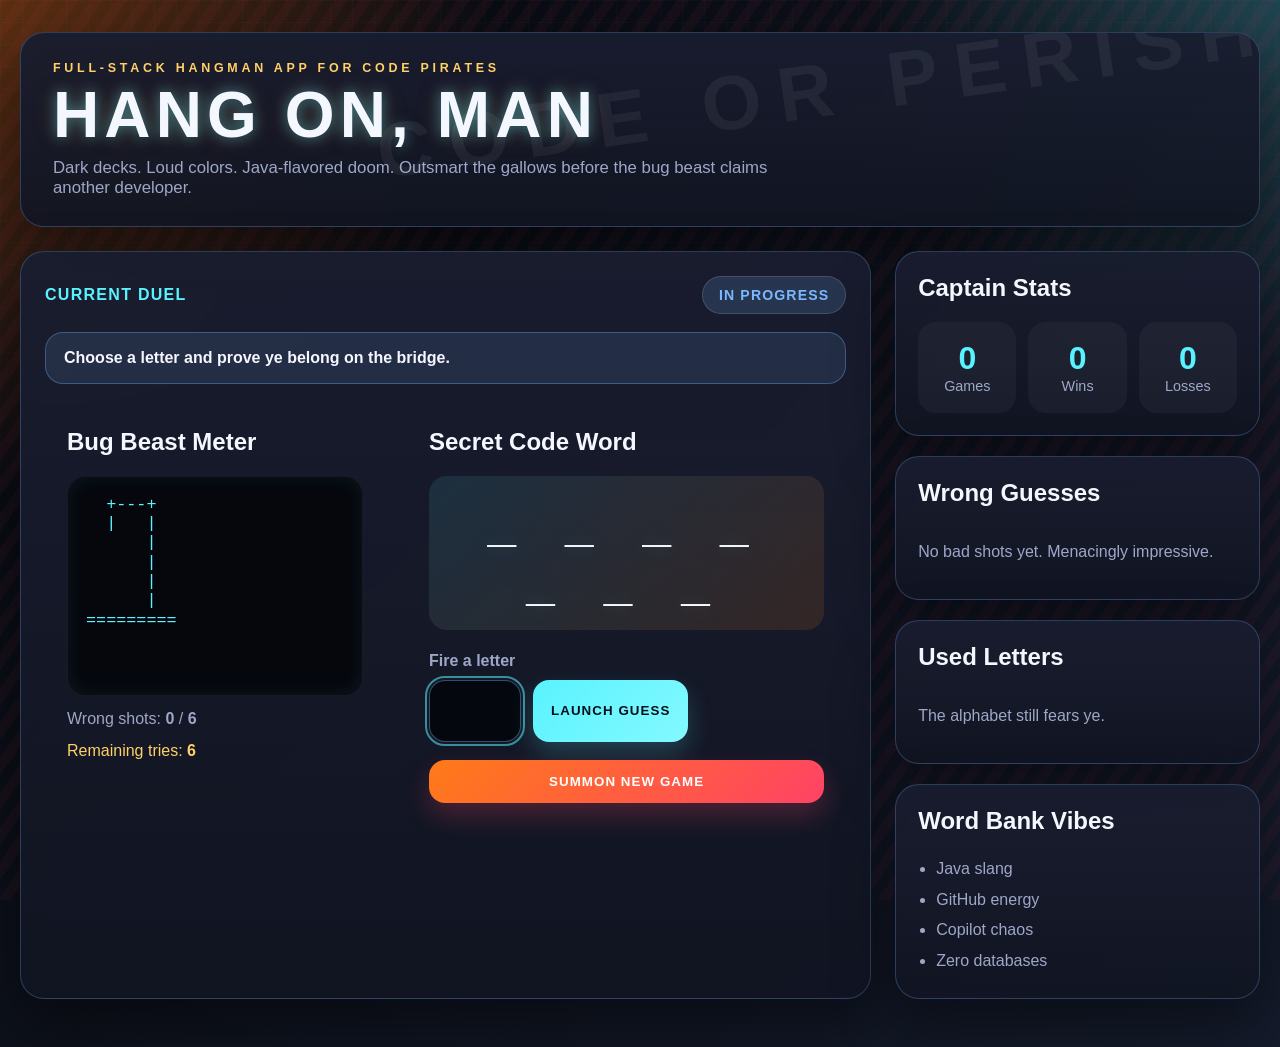
<file: src/main/resources/static/index.html>
<!DOCTYPE html>
<html lang="en">
<head>
    <meta charset="UTF-8">
    <meta name="viewport" content="width=device-width, initial-scale=1.0">
    <title>Hang On, Man</title>
    <style>
:root {
    --bg: #090b12;
    --panel: rgba(17, 21, 34, 0.92);
    --panel-alt: rgba(25, 29, 47, 0.96);
    --text: #f5f7ff;
    --muted: #9fa7c8;
    --accent: #59f3ff;
    --accent-2: #ff7a18;
    --danger: #ff4365;
    --success: #68ff8e;
    --warning: #ffd166;
    --info: #7ab8ff;
    --border: rgba(122, 184, 255, 0.25);
    --shadow: 0 25px 60px rgba(0, 0, 0, 0.45);
}

* {
    box-sizing: border-box;
}

body {
    margin: 0;
    min-height: 100vh;
    font-family: "Segoe UI", Tahoma, Geneva, Verdana, sans-serif;
    color: var(--text);
    background:
            radial-gradient(circle at top left, rgba(255, 122, 24, 0.35), transparent 30%),
            radial-gradient(circle at top right, rgba(89, 243, 255, 0.22), transparent 25%),
            linear-gradient(135deg, #06070d 0%, #0d111b 45%, #151b2c 100%);
    position: relative;
    overflow-x: hidden;
}

body::before,
body::after {
    content: "";
    position: fixed;
    inset: 0;
    pointer-events: none;
    z-index: 0;
}

body::before {
    background-image: linear-gradient(rgba(255, 255, 255, 0.025) 1px, transparent 1px),
    linear-gradient(90deg, rgba(255, 255, 255, 0.025) 1px, transparent 1px);
    background-size: 22px 22px;
    mask-image: linear-gradient(to bottom, rgba(0, 0, 0, 0.85), transparent);
}

body::after {
    background: repeating-linear-gradient(
            -55deg,
            rgba(255, 67, 101, 0.05) 0,
            rgba(255, 67, 101, 0.05) 10px,
            transparent 10px,
            transparent 20px
    );
}

.page-shell {
    position: relative;
    z-index: 1;
    max-width: 1300px;
    margin: 0 auto;
    padding: 32px 20px 48px;
}

.panel {
    background: linear-gradient(180deg, var(--panel-alt), var(--panel));
    border: 1px solid var(--border);
    border-radius: 24px;
    box-shadow: var(--shadow);
    backdrop-filter: blur(10px);
}

.panel-inner {
    background: transparent;
}

.hero {
    padding: 28px 32px;
    margin-bottom: 24px;
    position: relative;
    overflow: hidden;
}

.hero::after {
    content: "CODE OR PERISH";
    position: absolute;
    right: -16px;
    top: 12px;
    font-size: clamp(2rem, 6vw, 5rem);
    font-weight: 900;
    color: rgba(255, 255, 255, 0.06);
    transform: rotate(-8deg);
    letter-spacing: 0.22em;
}

.eyebrow {
    margin: 0 0 10px;
    color: var(--warning);
    text-transform: uppercase;
    letter-spacing: 0.3em;
    font-size: 0.78rem;
    font-weight: 700;
}

h1,
h2 {
    margin-top: 0;
}

h1 {
    margin-bottom: 12px;
    font-size: clamp(2.6rem, 5vw, 4.8rem);
    line-height: 0.95;
    text-transform: uppercase;
    letter-spacing: 0.08em;
    text-shadow: 0 0 14px rgba(89, 243, 255, 0.45), 0 0 26px rgba(255, 122, 24, 0.22);
}

.hero-copy {
    max-width: 760px;
    color: var(--muted);
    font-size: 1.05rem;
    margin: 0;
}

.layout-grid {
    display: grid;
    grid-template-columns: minmax(0, 2.1fr) minmax(280px, 0.9fr);
    gap: 24px;
}

.sidebar {
    display: grid;
    gap: 20px;
}

.battle-panel {
    padding: 24px;
}

.battle-topline {
    display: flex;
    justify-content: space-between;
    align-items: center;
    gap: 16px;
    margin-bottom: 18px;
}

.tag,
.status-pill,
.chip,
button {
    text-transform: uppercase;
    letter-spacing: 0.08em;
    font-weight: 800;
}

.tag {
    color: var(--accent);
}

.status-pill {
    border-radius: 999px;
    padding: 10px 16px;
    border: 1px solid rgba(255, 255, 255, 0.14);
    font-size: 0.88rem;
}

.status-live {
    background: rgba(122, 184, 255, 0.16);
    color: var(--info);
}

.status-win {
    background: rgba(104, 255, 142, 0.16);
    color: var(--success);
}

.status-loss {
    background: rgba(255, 67, 101, 0.16);
    color: var(--danger);
}

.feedback-box {
    border-radius: 18px;
    padding: 16px 18px;
    margin-bottom: 22px;
    border: 1px solid transparent;
    font-weight: 600;
}

.feedback-box.info {
    background: rgba(122, 184, 255, 0.12);
    border-color: rgba(122, 184, 255, 0.32);
}

.feedback-box.success {
    background: rgba(104, 255, 142, 0.12);
    border-color: rgba(104, 255, 142, 0.3);
}

.feedback-box.warning {
    background: rgba(255, 209, 102, 0.12);
    border-color: rgba(255, 209, 102, 0.3);
}

.feedback-box.danger {
    background: rgba(255, 67, 101, 0.12);
    border-color: rgba(255, 67, 101, 0.3);
}

.gallows-grid {
    display: grid;
    grid-template-columns: minmax(260px, 340px) minmax(0, 1fr);
    gap: 22px;
}

.gallows-card,
.word-card,
.stats-panel,
.letters-panel,
.theme-panel {
    padding: 22px;
}

.hangman-art {
    margin: 0;
    padding: 18px;
    background: #05070d;
    border-radius: 18px;
    border: 1px solid rgba(255, 255, 255, 0.08);
    color: var(--accent);
    min-height: 220px;
    font-size: 1.05rem;
    line-height: 1.15;
    box-shadow: inset 0 0 20px rgba(89, 243, 255, 0.08);
}

.attempts {
    margin: 14px 0 0;
    color: var(--muted);
}

.attempts.remaining {
    color: var(--warning);
}

.masked-word {
    margin: 20px 0 22px;
    padding: 18px 20px;
    border-radius: 18px;
    background: linear-gradient(135deg, rgba(89, 243, 255, 0.1), rgba(255, 122, 24, 0.13));
    font-size: clamp(1.8rem, 4vw, 3.2rem);
    font-weight: 900;
    letter-spacing: 0.34em;
    text-align: center;
    text-shadow: 0 0 20px rgba(89, 243, 255, 0.25);
}

.result-banner {
    margin-bottom: 18px;
    padding: 14px 16px;
    border-radius: 16px;
    font-weight: 800;
}

.result-win {
    background: rgba(104, 255, 142, 0.14);
    color: var(--success);
}

.result-loss {
    background: rgba(255, 67, 101, 0.14);
    color: #ffc4cf;
}

.guess-zone {
    margin-top: 14px;
}

.guess-form label {
    display: block;
    margin-bottom: 10px;
    color: var(--muted);
    font-weight: 700;
}

.guess-controls {
    display: flex;
    gap: 12px;
}

input[type="text"] {
    width: 92px;
    padding: 14px 16px;
    border-radius: 16px;
    border: 1px solid rgba(122, 184, 255, 0.4);
    background: rgba(5, 7, 13, 0.95);
    color: var(--text);
    font-size: 1.7rem;
    font-weight: 900;
    text-align: center;
    text-transform: uppercase;
}

input[type="text"]:focus {
    outline: 2px solid rgba(89, 243, 255, 0.55);
    outline-offset: 2px;
}

button {
    appearance: none;
    border: none;
    border-radius: 16px;
    padding: 14px 18px;
    cursor: pointer;
    color: #041019;
    background: linear-gradient(135deg, var(--accent), #84f9ff);
    box-shadow: 0 12px 26px rgba(89, 243, 255, 0.2);
    transition: transform 0.15s ease, box-shadow 0.15s ease, filter 0.15s ease;
}

button:hover {
    transform: translateY(-1px);
    filter: saturate(1.1);
    box-shadow: 0 16px 28px rgba(89, 243, 255, 0.28);
}

button:disabled,
input:disabled {
    opacity: 0.6;
    cursor: not-allowed;
}

.secondary-button {
    width: 100%;
    margin-top: 18px;
    color: white;
    background: linear-gradient(135deg, #ff7a18, #ff4365);
    box-shadow: 0 12px 26px rgba(255, 67, 101, 0.24);
}

.stats-grid {
    display: grid;
    grid-template-columns: repeat(3, 1fr);
    gap: 12px;
}

.stat-card {
    padding: 18px 12px;
    border-radius: 18px;
    background: rgba(255, 255, 255, 0.04);
    text-align: center;
}

.stat-value {
    display: block;
    font-size: 2rem;
    font-weight: 900;
    color: var(--accent);
}

.stat-label {
    color: var(--muted);
    font-size: 0.9rem;
}

.chip-row {
    display: flex;
    flex-wrap: wrap;
    gap: 10px;
}

.chip {
    display: inline-flex;
    align-items: center;
    justify-content: center;
    min-width: 46px;
    padding: 10px 14px;
    border-radius: 999px;
    background: rgba(255, 255, 255, 0.08);
    border: 1px solid rgba(255, 255, 255, 0.08);
}

.chip-danger {
    background: rgba(255, 67, 101, 0.18);
    color: #ffd2da;
}

.empty-state,
.theme-panel ul {
    color: var(--muted);
}

.theme-panel ul {
    margin: 0;
    padding-left: 18px;
    line-height: 1.9;
}

.hidden {
    display: none;
}

@media (max-width: 980px) {
    .layout-grid,
    .gallows-grid {
        grid-template-columns: 1fr;
    }

    .hero::after {
        opacity: 0.5;
        top: auto;
        bottom: -8px;
    }
}

@media (max-width: 640px) {
    .page-shell {
        padding-inline: 14px;
    }

    .hero,
    .battle-panel,
    .gallows-card,
    .word-card,
    .stats-panel,
    .letters-panel,
    .theme-panel {
        padding: 18px;
    }

    .guess-controls,
    .battle-topline,
    .stats-grid {
        grid-template-columns: 1fr;
        display: grid;
    }

    input[type="text"],
    button {
        width: 100%;
    }

    .masked-word {
        letter-spacing: 0.18em;
        font-size: 1.55rem;
    }
}

</style>
</head>
<body>
<div class="page-shell">
    <header class="hero panel">
        <p class="eyebrow">FULL-STACK HANGMAN APP FOR CODE PIRATES</p>
        <h1>HANG ON, MAN</h1>
        <p class="hero-copy">
            Dark decks. Loud colors. Java-flavored doom. Outsmart the gallows before the bug beast claims another developer.
        </p>
    </header>

    <main class="layout-grid">
        <section class="panel battle-panel">
            <div class="battle-topline">
                <span class="tag">CURRENT DUEL</span>
                <span id="status-pill" class="status-pill status-live">In Progress</span>
            </div>

            <div id="feedback-box" class="feedback-box info">
                Choose a letter and prove ye belong on the bridge.
            </div>

            <div class="gallows-grid">
                <div class="gallows-card panel-inner">
                    <h2>Bug Beast Meter</h2>
                    <pre id="hangman-art" class="hangman-art"></pre>
                    <p class="attempts">
                        Wrong shots: <strong id="wrong-guess-count">0</strong>
                        / <strong id="max-wrong-guesses">6</strong>
                    </p>
                    <p class="attempts remaining">
                        Remaining tries: <strong id="remaining-attempts">6</strong>
                    </p>
                </div>

                <div class="word-card panel-inner">
                    <h2>Secret Code Word</h2>
                    <div id="masked-word" class="masked-word">_ _ _ _</div>

                    <div id="result-banner" class="result-banner hidden"></div>

                    <div class="guess-zone">
                        <form id="guess-form" class="guess-form">
                            <label for="guess">Fire a letter</label>
                            <div class="guess-controls">
                                <input id="guess"
                                       name="guess"
                                       type="text"
                                       maxlength="1"
                                       autocomplete="off"
                                       inputmode="text"
                                       pattern="[A-Za-z]"
                                       aria-label="Guess a letter"
                                       required>
                                <button type="submit">Launch Guess</button>
                            </div>
                        </form>
                    </div>

                    <button id="new-game-button" type="button" class="secondary-button">Summon New Game</button>
                </div>
            </div>
        </section>

        <aside class="sidebar">
            <section class="panel stats-panel">
                <h2>Captain Stats</h2>
                <div class="stats-grid">
                    <div class="stat-card">
                        <span id="games-played" class="stat-value">0</span>
                        <span class="stat-label">Games</span>
                    </div>
                    <div class="stat-card">
                        <span id="wins" class="stat-value">0</span>
                        <span class="stat-label">Wins</span>
                    </div>
                    <div class="stat-card">
                        <span id="losses" class="stat-value">0</span>
                        <span class="stat-label">Losses</span>
                    </div>
                </div>
            </section>

            <section class="panel letters-panel">
                <h2>Wrong Guesses</h2>
                <div id="wrong-letters" class="chip-row"></div>
                <p id="wrong-empty" class="empty-state">No bad shots yet. Menacingly impressive.</p>
            </section>

            <section class="panel letters-panel">
                <h2>Used Letters</h2>
                <div id="all-guesses" class="chip-row"></div>
                <p id="guesses-empty" class="empty-state">The alphabet still fears ye.</p>
            </section>

            <section class="panel theme-panel">
                <h2>Word Bank Vibes</h2>
                <ul>
                    <li>Java slang</li>
                    <li>GitHub energy</li>
                    <li>Copilot chaos</li>
                    <li>Zero databases</li>
                </ul>
            </section>
        </aside>
    </main>
</div>

<script>
const STORAGE_KEY = 'hangonman-browser-state';
const DEFAULT_MAX_WRONG_GUESSES = 6;
const WORDS = [
    'JAVA',
    'SPRING',
    'MAVEN',
    'BEAN',
    'CODER',
    'GITHUB',
    'COPILOT',
    'PROMPT',
    'COMMIT',
    'BRANCH',
    'MERGE',
    'REFACTOR',
    'DEBUG',
    'TEMPLATE',
    'CONTROLLER'
];

const GAME_STATUS = {
    IN_PROGRESS: 'IN_PROGRESS',
    WON: 'WON',
    LOST: 'LOST'
};

const GUESS_OUTCOME = {
    INVALID: 'INVALID',
    ALREADY_GUESSED: 'ALREADY_GUESSED',
    CORRECT: 'CORRECT',
    WRONG: 'WRONG',
    WON: 'WON',
    LOST: 'LOST',
    ROUND_OVER: 'ROUND_OVER'
};

const HANGMAN_STAGES = [
`  +---+
  |   |
      |
      |
      |
      |
=========` ,
`  +---+
  |   |
  O   |
      |
      |
      |
=========`,
`  +---+
  |   |
  O   |
  |   |
      |
      |
=========`,
`  +---+
  |   |
  O   |
 /|   |
      |
      |
=========`,
`  +---+
  |   |
  O   |
 /|\\  |
      |
      |
=========`,
`  +---+
  |   |
  O   |
 /|\\  |
 /    |
      |
=========`,
`  +---+
  |   |
  O   |
 /|\\  |
 / \\  |
      |
=========`
];

const ui = {
    statusPill: document.getElementById('status-pill'),
    feedbackBox: document.getElementById('feedback-box'),
    hangmanArt: document.getElementById('hangman-art'),
    wrongGuessCount: document.getElementById('wrong-guess-count'),
    maxWrongGuesses: document.getElementById('max-wrong-guesses'),
    remainingAttempts: document.getElementById('remaining-attempts'),
    maskedWord: document.getElementById('masked-word'),
    resultBanner: document.getElementById('result-banner'),
    guessForm: document.getElementById('guess-form'),
    guessInput: document.getElementById('guess'),
    newGameButton: document.getElementById('new-game-button'),
    gamesPlayed: document.getElementById('games-played'),
    wins: document.getElementById('wins'),
    losses: document.getElementById('losses'),
    wrongLetters: document.getElementById('wrong-letters'),
    allGuesses: document.getElementById('all-guesses'),
    wrongEmpty: document.getElementById('wrong-empty'),
    guessesEmpty: document.getElementById('guesses-empty')
};

let state = loadState();
ensureGame();
render();

ui.guessForm.addEventListener('submit', (event) => {
    event.preventDefault();
    const rawGuess = ui.guessInput.value;
    const feedback = submitGuess(rawGuess);
    setFeedback(feedback.message, feedback.tone);
    ui.guessInput.value = '';
    render();
});

ui.newGameButton.addEventListener('click', () => {
    startNewGame();
    setFeedback('Fresh round, fresh swagger. Another word enters the arena.', 'info');
    render();
});

function loadState() {
    try {
        const raw = localStorage.getItem(STORAGE_KEY);
        if (!raw) {
            return createDefaultState();
        }
        const parsed = JSON.parse(raw);
        return normalizeState(parsed);
    } catch (error) {
        console.error('Failed to load state from localStorage.', error);
        return createDefaultState();
    }
}

function saveState() {
    localStorage.setItem(STORAGE_KEY, JSON.stringify(state));
}

function createDefaultState() {
    return {
        stats: {
            gamesPlayed: 0,
            wins: 0,
            losses: 0
        },
        currentGame: null,
        feedback: {
            message: 'Choose a letter and prove ye belong on the bridge.',
            tone: 'info'
        }
    };
}

function normalizeState(raw) {
    return {
        stats: {
            gamesPlayed: Number(raw?.stats?.gamesPlayed) || 0,
            wins: Number(raw?.stats?.wins) || 0,
            losses: Number(raw?.stats?.losses) || 0
        },
        currentGame: raw?.currentGame ? normalizeGame(raw.currentGame) : null,
        feedback: {
            message: raw?.feedback?.message || 'Choose a letter and prove ye belong on the bridge.',
            tone: raw?.feedback?.tone || 'info'
        }
    };
}

function normalizeGame(rawGame) {
    return {
        targetWord: String(rawGame.targetWord || pickRandomWord()).toUpperCase(),
        maxWrongGuesses: Number(rawGame.maxWrongGuesses) || DEFAULT_MAX_WRONG_GUESSES,
        correctLetters: uniqueSortedLetters(rawGame.correctLetters || []),
        wrongLetters: uniqueSortedLetters(rawGame.wrongLetters || []),
        status: Object.values(GAME_STATUS).includes(rawGame.status) ? rawGame.status : GAME_STATUS.IN_PROGRESS
    };
}

function uniqueSortedLetters(letters) {
    return [...new Set((letters || []).map((letter) => String(letter).toUpperCase()).filter(isSingleLetter))].sort();
}

function isSingleLetter(value) {
    return /^[A-Z]$/.test(value);
}

function ensureGame() {
    if (!state.currentGame) {
        startNewGame(false);
    }
}

function pickRandomWord() {
    return WORDS[Math.floor(Math.random() * WORDS.length)];
}

function createGame() {
    return {
        targetWord: pickRandomWord(),
        maxWrongGuesses: DEFAULT_MAX_WRONG_GUESSES,
        correctLetters: [],
        wrongLetters: [],
        status: GAME_STATUS.IN_PROGRESS
    };
}

function startNewGame(updateFeedback = true) {
    state.currentGame = createGame();
    if (updateFeedback) {
        state.feedback = {
            message: 'Fresh round, fresh swagger. Another word enters the arena.',
            tone: 'info'
        };
    }
    saveState();
}

function submitGuess(rawGuess) {
    let game = state.currentGame;
    if (!game) {
        startNewGame(false);
        game = state.currentGame;
    }

    const normalizedGuess = String(rawGuess || '').trim().toUpperCase();
    if (normalizedGuess.length !== 1 || !isSingleLetter(normalizedGuess)) {
        return persistFeedback({
            outcome: GUESS_OUTCOME.INVALID,
            message: 'That be no proper letter. Fire one A-Z cannon shot at a time.',
            tone: 'warning'
        });
    }

    const outcome = applyGuess(game, normalizedGuess);
    const feedback = mapOutcomeToFeedback(outcome);
    saveState();
    return persistFeedback(feedback);
}

function applyGuess(game, guess) {
    if (game.status !== GAME_STATUS.IN_PROGRESS) {
        return GUESS_OUTCOME.ROUND_OVER;
    }

    if (hasBeenGuessed(game, guess)) {
        return GUESS_OUTCOME.ALREADY_GUESSED;
    }

    if (game.targetWord.includes(guess)) {
        game.correctLetters = uniqueSortedLetters([...game.correctLetters, guess]);
        if (isSolved(game)) {
            game.status = GAME_STATUS.WON;
            state.stats.gamesPlayed += 1;
            state.stats.wins += 1;
            return GUESS_OUTCOME.WON;
        }
        return GUESS_OUTCOME.CORRECT;
    }

    game.wrongLetters = uniqueSortedLetters([...game.wrongLetters, guess]);
    if (game.wrongLetters.length >= game.maxWrongGuesses) {
        game.status = GAME_STATUS.LOST;
        state.stats.gamesPlayed += 1;
        state.stats.losses += 1;
        return GUESS_OUTCOME.LOST;
    }
    return GUESS_OUTCOME.WRONG;
}

function hasBeenGuessed(game, guess) {
    return game.correctLetters.includes(guess) || game.wrongLetters.includes(guess);
}

function isSolved(game) {
    return [...game.targetWord].every((letter) => game.correctLetters.includes(letter));
}

function mapOutcomeToFeedback(outcome) {
    switch (outcome) {
        case GUESS_OUTCOME.ALREADY_GUESSED:
            return {
                outcome,
                message: 'Ye already fired that rune. Try a fresh letter, matey.',
                tone: 'warning'
            };
        case GUESS_OUTCOME.CORRECT:
            return {
                outcome,
                message: 'Direct hit! The code gods reveal another glyph.',
                tone: 'success'
            };
        case GUESS_OUTCOME.WRONG:
            return {
                outcome,
                message: 'Missed the mark. The bug beast grows stronger.',
                tone: 'danger'
            };
        case GUESS_OUTCOME.WON:
            return {
                outcome,
                message: 'Victory! Ye saved the repo and humiliated the gallows.',
                tone: 'success'
            };
        case GUESS_OUTCOME.LOST:
            return {
                outcome,
                message: 'The beast wins this round. The word slips from the shadows no longer.',
                tone: 'danger'
            };
        case GUESS_OUTCOME.ROUND_OVER:
            return {
                outcome,
                message: 'Round be over, captain. Slam the New Game button for another duel.',
                tone: 'info'
            };
        case GUESS_OUTCOME.INVALID:
        default:
            return {
                outcome: GUESS_OUTCOME.INVALID,
                message: 'That be no proper letter. Fire one A-Z cannon shot at a time.',
                tone: 'warning'
            };
    }
}

function persistFeedback(feedback) {
    state.feedback = {
        message: feedback.message,
        tone: feedback.tone
    };
    saveState();
    return feedback;
}

function setFeedback(message, tone) {
    state.feedback = { message, tone };
    saveState();
}

function getMaskedWord(game) {
    return [...game.targetWord].map((letter) => game.correctLetters.includes(letter) ? letter : '_').join(' ');
}

function getAllGuesses(game) {
    return uniqueSortedLetters([...game.correctLetters, ...game.wrongLetters]);
}

function getRemainingAttempts(game) {
    return game.maxWrongGuesses - game.wrongLetters.length;
}

function render() {
    const game = state.currentGame;
    const wrongGuessCount = game.wrongLetters.length;

    renderFeedback();
    renderStatus(game);

    ui.hangmanArt.textContent = HANGMAN_STAGES[Math.min(wrongGuessCount, HANGMAN_STAGES.length - 1)];
    ui.wrongGuessCount.textContent = String(wrongGuessCount);
    ui.maxWrongGuesses.textContent = String(game.maxWrongGuesses);
    ui.remainingAttempts.textContent = String(getRemainingAttempts(game));
    ui.maskedWord.textContent = getMaskedWord(game);

    ui.gamesPlayed.textContent = String(state.stats.gamesPlayed);
    ui.wins.textContent = String(state.stats.wins);
    ui.losses.textContent = String(state.stats.losses);

    renderLetters(ui.wrongLetters, game.wrongLetters, true, ui.wrongEmpty);
    renderLetters(ui.allGuesses, getAllGuesses(game), false, ui.guessesEmpty);
    renderResultBanner(game);

    const inProgress = game.status === GAME_STATUS.IN_PROGRESS;
    ui.guessInput.disabled = !inProgress;
    ui.guessForm.querySelector('button').disabled = !inProgress;

    if (inProgress) {
        ui.guessInput.focus();
    }
}

function renderFeedback() {
    ui.feedbackBox.textContent = state.feedback.message;
    ui.feedbackBox.className = `feedback-box ${state.feedback.tone}`;
}

function renderStatus(game) {
    ui.statusPill.className = 'status-pill';
    if (game.status === GAME_STATUS.WON) {
        ui.statusPill.classList.add('status-win');
        ui.statusPill.textContent = 'Victory';
    } else if (game.status === GAME_STATUS.LOST) {
        ui.statusPill.classList.add('status-loss');
        ui.statusPill.textContent = 'Defeat';
    } else {
        ui.statusPill.classList.add('status-live');
        ui.statusPill.textContent = 'In Progress';
    }
}

function renderLetters(container, letters, dangerStyle, emptyElement) {
    container.innerHTML = '';
    if (!letters.length) {
        emptyElement.classList.remove('hidden');
        return;
    }

    emptyElement.classList.add('hidden');
    for (const letter of letters) {
        const chip = document.createElement('span');
        chip.className = dangerStyle ? 'chip chip-danger' : 'chip';
        chip.textContent = letter;
        container.appendChild(chip);
    }
}

function renderResultBanner(game) {
    ui.resultBanner.className = 'result-banner hidden';
    ui.resultBanner.textContent = '';

    if (game.status === GAME_STATUS.WON) {
        ui.resultBanner.className = 'result-banner result-win';
        ui.resultBanner.textContent = 'Repo saved. Swagger restored.';
        return;
    }

    if (game.status === GAME_STATUS.LOST) {
        ui.resultBanner.className = 'result-banner result-loss';
        ui.resultBanner.innerHTML = `The word was <strong>${escapeHtml(game.targetWord)}</strong>.`;
    }
}

function escapeHtml(value) {
    return String(value)
        .replaceAll('&', '&amp;')
        .replaceAll('<', '&lt;')
        .replaceAll('>', '&gt;')
        .replaceAll('"', '&quot;')
        .replaceAll("'", '&#39;');
}

</script>
</body>
</html>
</file>
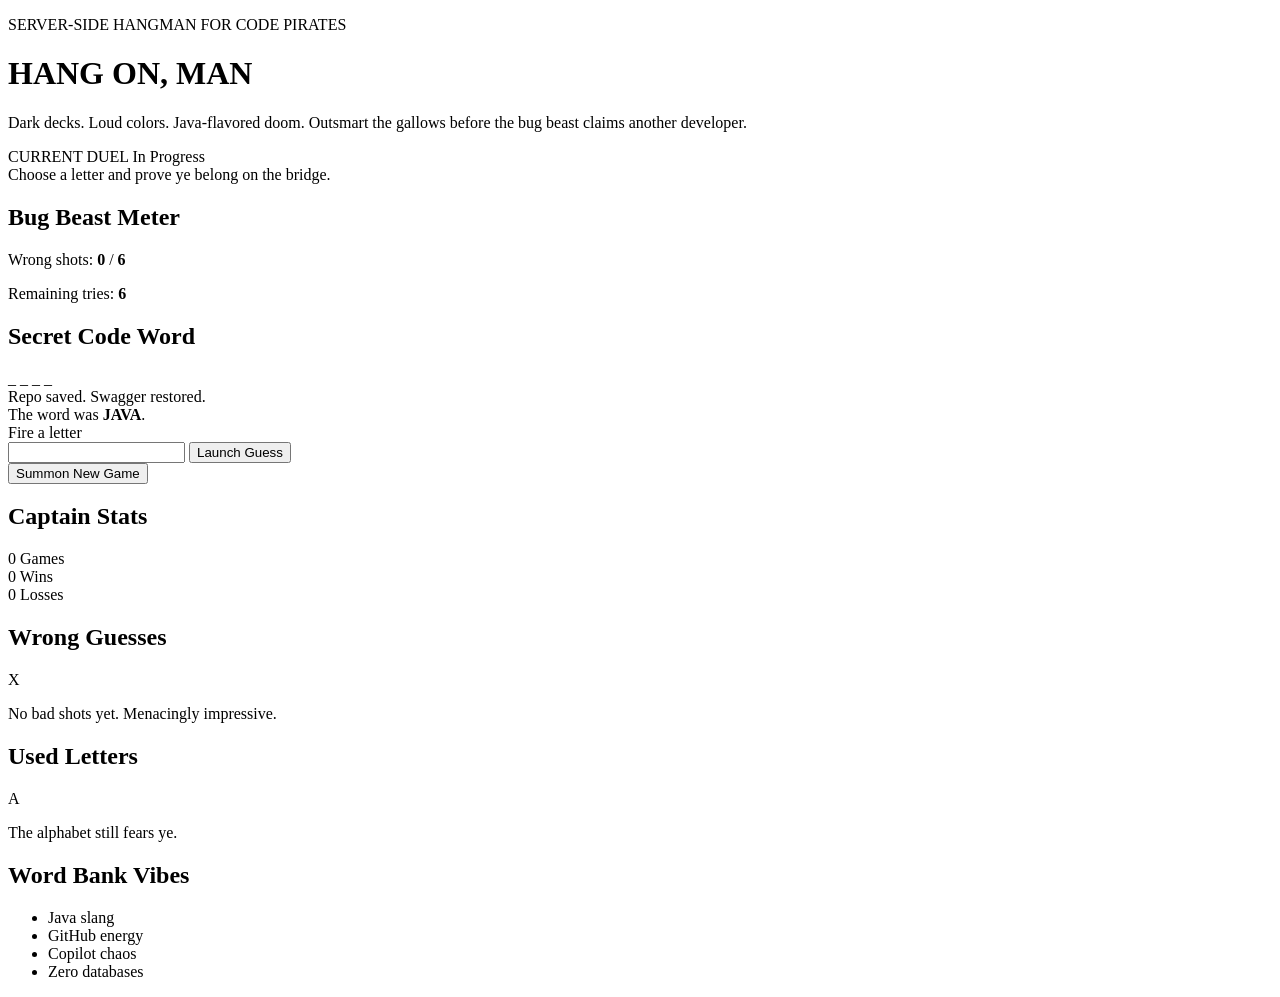
<file: src/main/resources/templates/index.html>
<!DOCTYPE html>
<html lang="en" xmlns:th="http://www.thymeleaf.org">
<head>
    <meta charset="UTF-8">
    <meta name="viewport" content="width=device-width, initial-scale=1.0">
    <title>Hang On, Man</title>
    <link rel="stylesheet" th:href="@{/styles.css}">
</head>
<body>
<div class="page-shell">
    <header class="hero panel">
        <p class="eyebrow">SERVER-SIDE HANGMAN FOR CODE PIRATES</p>
        <h1>HANG ON, MAN</h1>
        <p class="hero-copy">
            Dark decks. Loud colors. Java-flavored doom. Outsmart the gallows before the bug beast claims another developer.
        </p>
    </header>

    <main class="layout-grid">
        <section class="panel battle-panel">
            <div class="battle-topline">
                <span class="tag">CURRENT DUEL</span>
                <span class="status-pill"
                      th:classappend="${game.status.name() == 'WON'} ? ' status-win' : (${game.status.name() == 'LOST'} ? ' status-loss' : ' status-live')"
                      th:text="${game.status.name() == 'WON'} ? 'Victory' : (${game.status.name() == 'LOST'} ? 'Defeat' : 'In Progress')">
                    In Progress
                </span>
            </div>

            <div class="feedback-box" th:classappend="' ' + ${feedbackType}" th:text="${feedback}">
                Choose a letter and prove ye belong on the bridge.
            </div>

            <div class="gallows-grid">
                <div class="gallows-card">
                    <h2>Bug Beast Meter</h2>
                    <pre class="hangman-art" th:text="${hangmanStage}"></pre>
                    <p class="attempts">
                        Wrong shots: <strong th:text="${game.wrongGuessCount}">0</strong>
                        / <strong th:text="${game.maxWrongGuesses}">6</strong>
                    </p>
                    <p class="attempts remaining">
                        Remaining tries: <strong th:text="${game.remainingAttempts}">6</strong>
                    </p>
                </div>

                <div class="word-card">
                    <h2>Secret Code Word</h2>
                    <div class="masked-word" th:text="${game.maskedWord}">_ _ _ _</div>

                    <div class="result-banner result-win" th:if="${game.status.name() == 'WON'}">
                        Repo saved. Swagger restored.
                    </div>
                    <div class="result-banner result-loss" th:if="${game.status.name() == 'LOST'}">
                        The word was <strong th:text="${wordReveal}">JAVA</strong>.
                    </div>

                    <div class="guess-zone" th:if="${game.inProgress}">
                        <form th:action="@{/guess}" method="post" class="guess-form">
                            <label for="guess">Fire a letter</label>
                            <div class="guess-controls">
                                <input id="guess"
                                       name="guess"
                                       type="text"
                                       maxlength="1"
                                       autocomplete="off"
                                       inputmode="text"
                                       pattern="[A-Za-z]"
                                       aria-label="Guess a letter"
                                       required>
                                <button type="submit">Launch Guess</button>
                            </div>
                        </form>
                    </div>

                    <form th:action="@{/new-game}" method="post" class="new-game-form">
                        <button type="submit" class="secondary-button">Summon New Game</button>
                    </form>
                </div>
            </div>
        </section>

        <aside class="sidebar">
            <section class="panel stats-panel">
                <h2>Captain Stats</h2>
                <div class="stats-grid">
                    <div class="stat-card">
                        <span class="stat-value" th:text="${stats.gamesPlayed}">0</span>
                        <span class="stat-label">Games</span>
                    </div>
                    <div class="stat-card">
                        <span class="stat-value" th:text="${stats.wins}">0</span>
                        <span class="stat-label">Wins</span>
                    </div>
                    <div class="stat-card">
                        <span class="stat-value" th:text="${stats.losses}">0</span>
                        <span class="stat-label">Losses</span>
                    </div>
                </div>
            </section>

            <section class="panel letters-panel">
                <h2>Wrong Guesses</h2>
                <div class="chip-row" th:if="${!#lists.isEmpty(game.wrongLetters)}">
                    <span class="chip chip-danger" th:each="letter : ${game.wrongLetters}" th:text="${letter}">X</span>
                </div>
                <p class="empty-state" th:if="${#lists.isEmpty(game.wrongLetters)}">No bad shots yet. Menacingly impressive.</p>
            </section>

            <section class="panel letters-panel">
                <h2>Used Letters</h2>
                <div class="chip-row" th:if="${!#lists.isEmpty(game.allGuesses)}">
                    <span class="chip" th:each="letter : ${game.allGuesses}" th:text="${letter}">A</span>
                </div>
                <p class="empty-state" th:if="${#lists.isEmpty(game.allGuesses)}">The alphabet still fears ye.</p>
            </section>

            <section class="panel theme-panel">
                <h2>Word Bank Vibes</h2>
                <ul>
                    <li>Java slang</li>
                    <li>GitHub energy</li>
                    <li>Copilot chaos</li>
                    <li>Zero databases</li>
                </ul>
            </section>
        </aside>
    </main>
</div>
</body>
</html>
</file>
